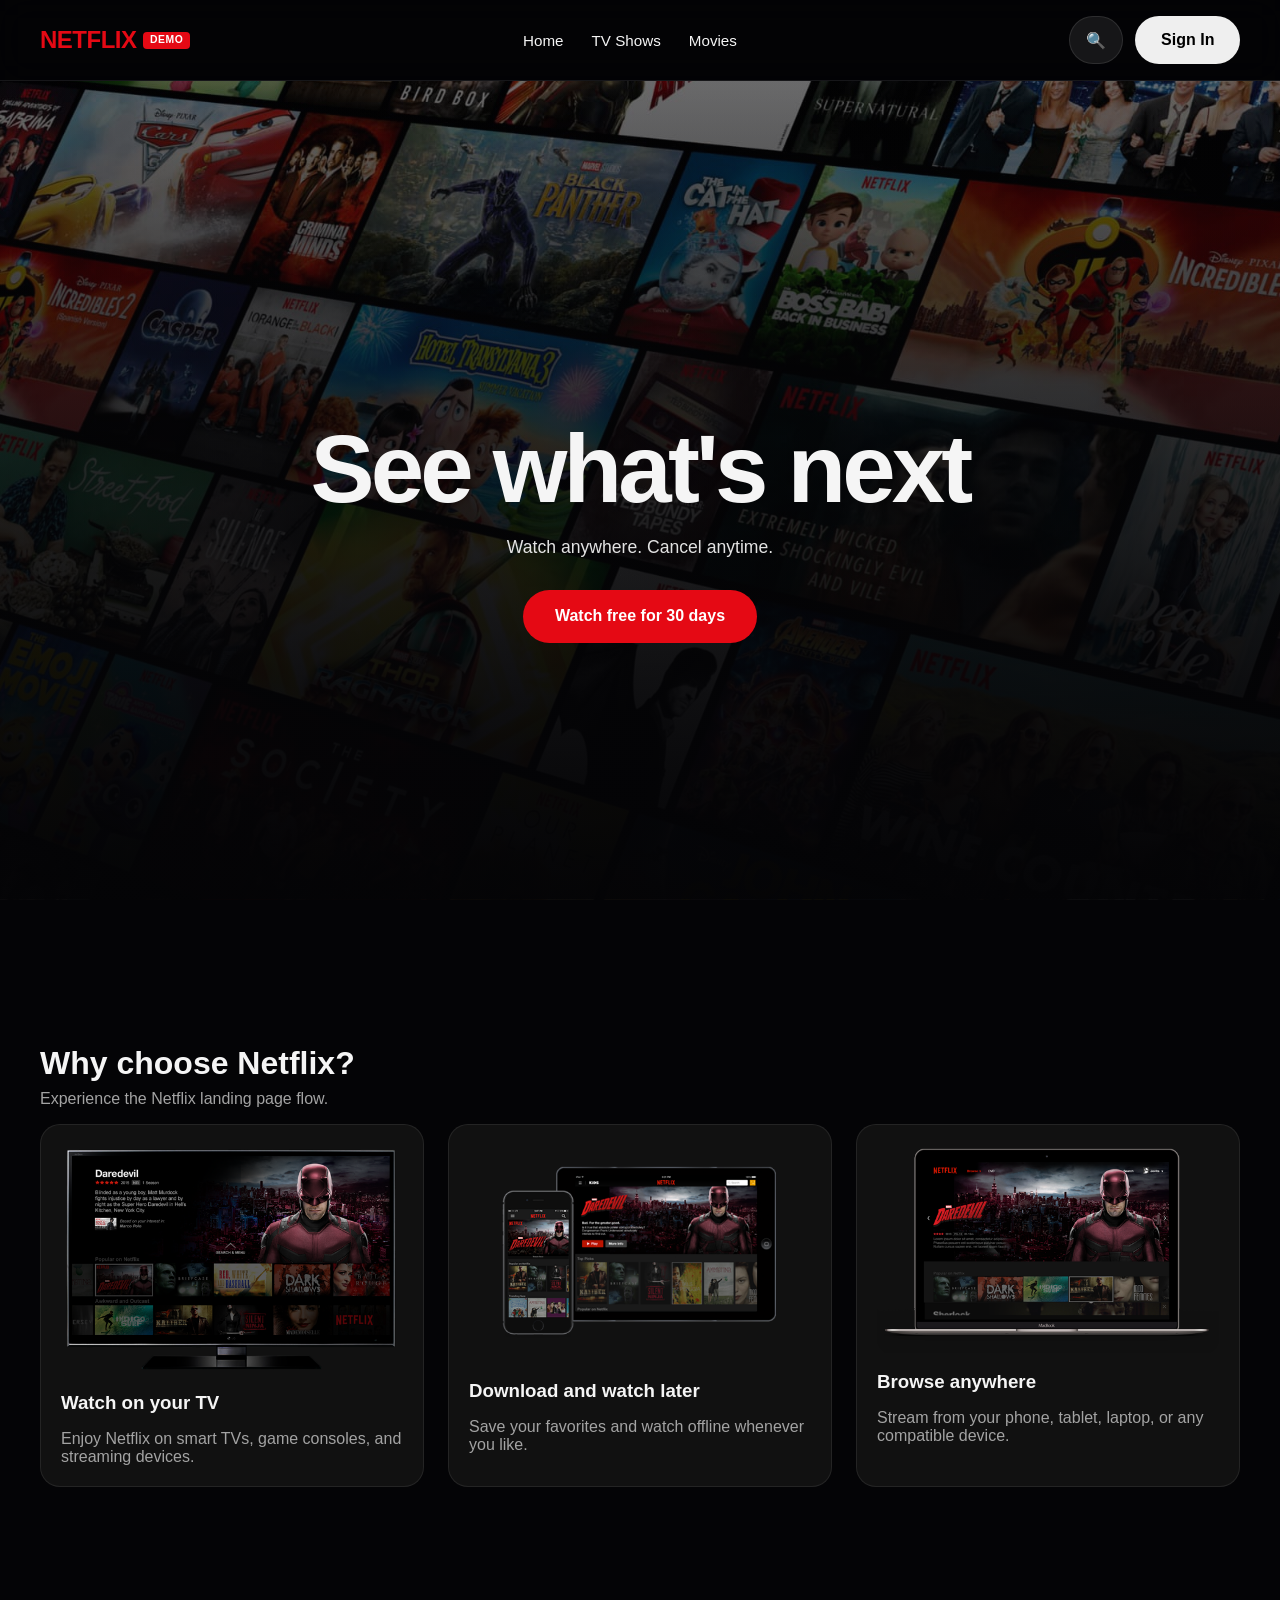
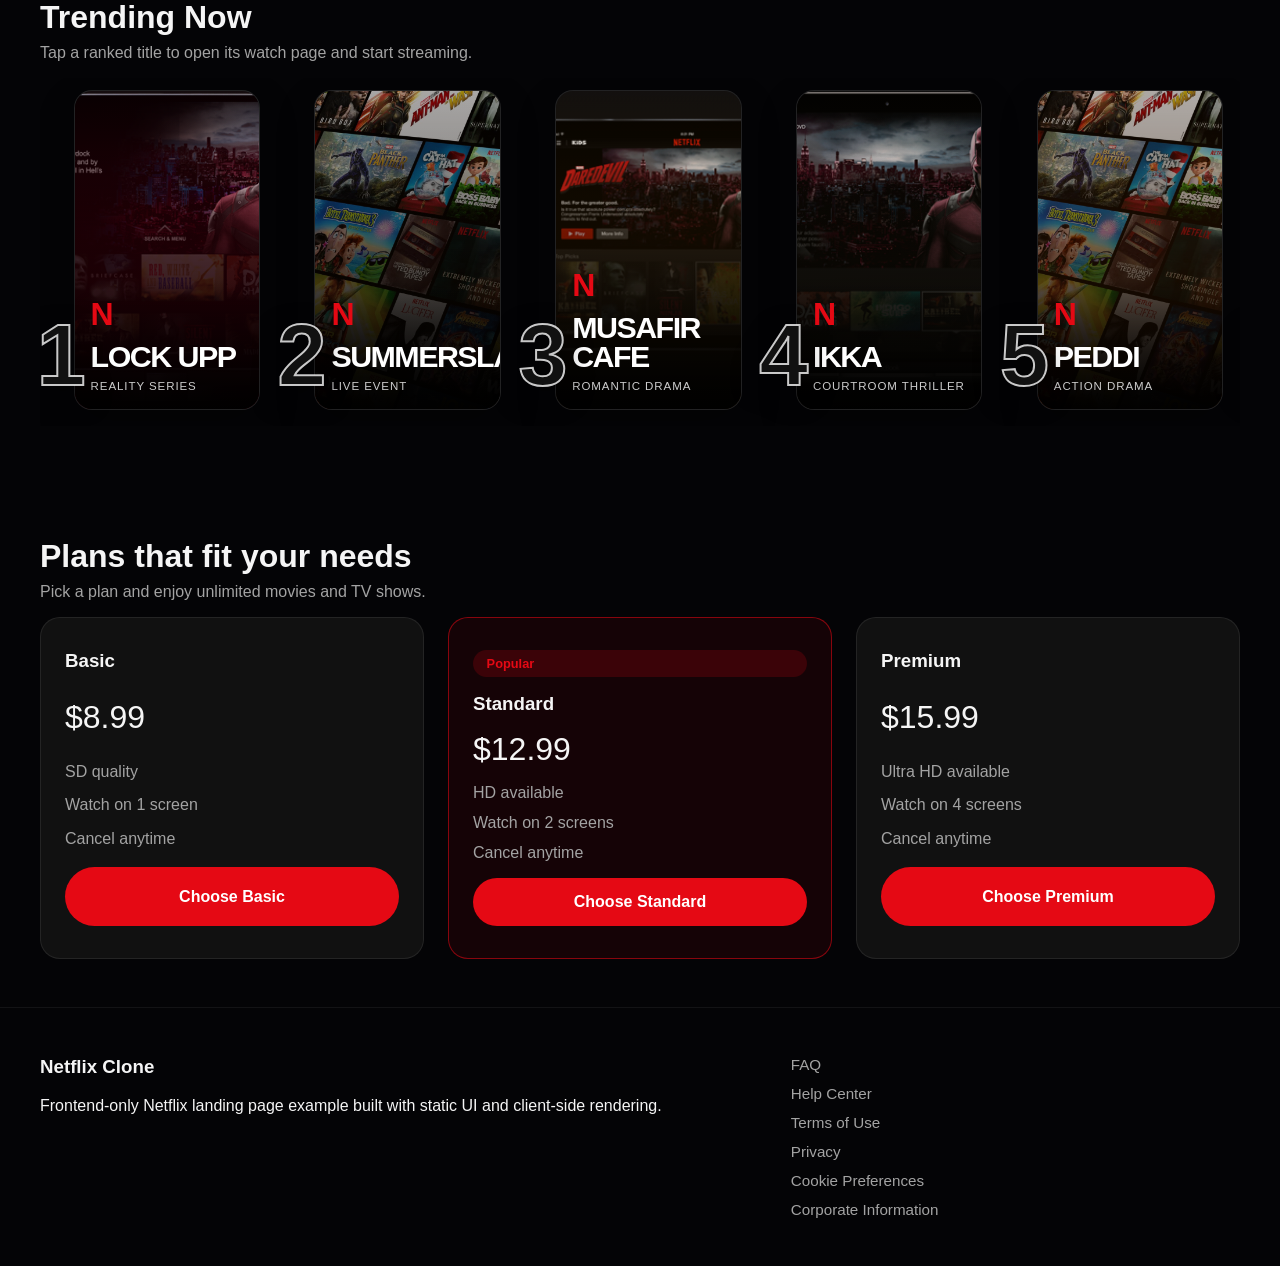
<file: index.html>
<!DOCTYPE html>
<html lang="en">
  <head>
    <meta charset="UTF-8" />
    <meta name="viewport" content="width=device-width, initial-scale=1.0" />
    <meta name="disclaimer" content="Educational frontend clone for student portfolio demonstration only. Not affiliated with Netflix." />
    <title>Netflix Clone</title>
    <link rel="stylesheet" href="css/style.css" />
  </head>
  <body>
    <!-- <div class="educational-disclaimer-banner">
      <span><strong>Educational Project Disclaimer:</strong> This website is an open-source frontend clone created solely for student portfolio purposes. It is NOT affiliated with or endorsed by Netflix, Inc.</span>
    </div> -->
    <header class="navbar">
      <div class="container navbar-inner">
        <a href="#" class="logo-text">
          NETFLIX <span class="logo-badge">DEMO</span>
        </a>
        <nav class="nav-links">
          <a href="#home">Home</a>
          <a href="#tv-shows">TV Shows</a>
          <a href="#movies">Movies</a>
          <a href="profile.html" id="profile-link" class="hidden">Profile</a>
        </nav>
        <div class="nav-actions">
          <button id="search-button" class="icon-button" aria-label="Search">🔍</button>
          <div class="search-wrapper hidden" id="search-wrapper">
            <input id="search-input" class="search-input" type="search" placeholder="Search titles..." aria-label="Search titles" />
          </div>
          <button id="signin-button" class="btn btn-signin">Sign In</button>
        </div>
      </div>
    </header>

    <main>
      <section class="hero" id="home">
        <div class="hero-overlay"></div>
        <div class="container hero-content">
          <h1>See what's next</h1>
          <p>Watch anywhere. Cancel anytime.</p>
          <a href="#tv-shows" class="btn btn-primary hero-cta">Watch free for 30 days</a>
        </div>
      </section>

      <section class="feature-section">
        <div class="container section-header">
          <h2>Why choose Netflix?</h2>
          <p>Experience the Netflix landing page flow.</p>
        </div>
        <div class="container feature-grid">
          <article class="feature-card">
            <img src="img/tab-content-2-1.png" alt="Watch on TV" />
            <h3>Watch on your TV</h3>
            <p>Enjoy Netflix on smart TVs, game consoles, and streaming devices.</p>
          </article>
          <article class="feature-card">
            <img src="img/tab-content-2-2.png" alt="Download and watch later" />
            <h3>Download and watch later</h3>
            <p>Save your favorites and watch offline whenever you like.</p>
          </article>
          <article class="feature-card">
            <img src="img/tab-content-2-3.png" alt="Browse anywhere" />
            <h3>Browse anywhere</h3>
            <p>Stream from your phone, tablet, laptop, or any compatible device.</p>
          </article>
        </div>
      </section>

      <section class="trending-section" id="tv-shows">
        <div class="container section-header">
          <h2>Trending Now</h2>
          <p>Tap a ranked title to open its watch page and start streaming.</p>
        </div>
        <div class="container cards-grid" id="trending-cards"></div>
      </section>

      <section class="pricing-section" id="movies">
        <div class="container section-header">
          <h2>Plans that fit your needs</h2>
          <p>Pick a plan and enjoy unlimited movies and TV shows.</p>
        </div>
        <div class="container pricing-grid">
          <article class="pricing-card">
            <h3>Basic</h3>
            <p class="price">$8.99</p>
            <ul>
              <li>SD quality</li>
              <li>Watch on 1 screen</li>
              <li>Cancel anytime</li>
            </ul>
            <a href="#" class="btn btn-primary">Choose Basic</a>
          </article>
          <article class="pricing-card featured">
            <span class="badge">Popular</span>
            <h3>Standard</h3>
            <p class="price">$12.99</p>
            <ul>
              <li>HD available</li>
              <li>Watch on 2 screens</li>
              <li>Cancel anytime</li>
            </ul>
            <a href="#" class="btn btn-primary">Choose Standard</a>
          </article>
          <article class="pricing-card">
            <h3>Premium</h3>
            <p class="price">$15.99</p>
            <ul>
              <li>Ultra HD available</li>
              <li>Watch on 4 screens</li>
              <li>Cancel anytime</li>
            </ul>
            <a href="#" class="btn btn-primary">Choose Premium</a>
          </article>
        </div>
      </section>

    </main>

    <footer class="footer">
      <div class="container footer-grid">
        <div>
          <h3>Netflix Clone</h3>
          <p>Frontend-only Netflix landing page example built with static UI and client-side rendering.</p>
        </div>
        <nav class="footer-links">
          <a href="#">FAQ</a>
          <a href="#">Help Center</a>
          <a href="#">Terms of Use</a>
          <a href="#">Privacy</a>
          <a href="#">Cookie Preferences</a>
          <a href="#">Corporate Information</a>
        </nav>
      </div>
    </footer>

    <div class="modal hidden" id="signin-modal">
      <div class="modal-card">
        <button class="modal-close" id="close-modal" aria-label="Close modal">×</button>
        <h2>Demo Guest Login</h2>
        <div class="demo-disclaimer-text">
          ⚠️ <strong>Portfolio Demo:</strong> This is a student frontend project. No real passwords or credentials are collected or required.
        </div>
        <form id="signin-form">
          <button type="submit" class="btn btn-primary" style="width: 100%;">Enter Demo Profile</button>
          <p class="signin-status" id="signin-status"></p>
        </form>
      </div>
    </div>

    <script src="js/main.js" defer></script>
  </body>
</html>
</file>
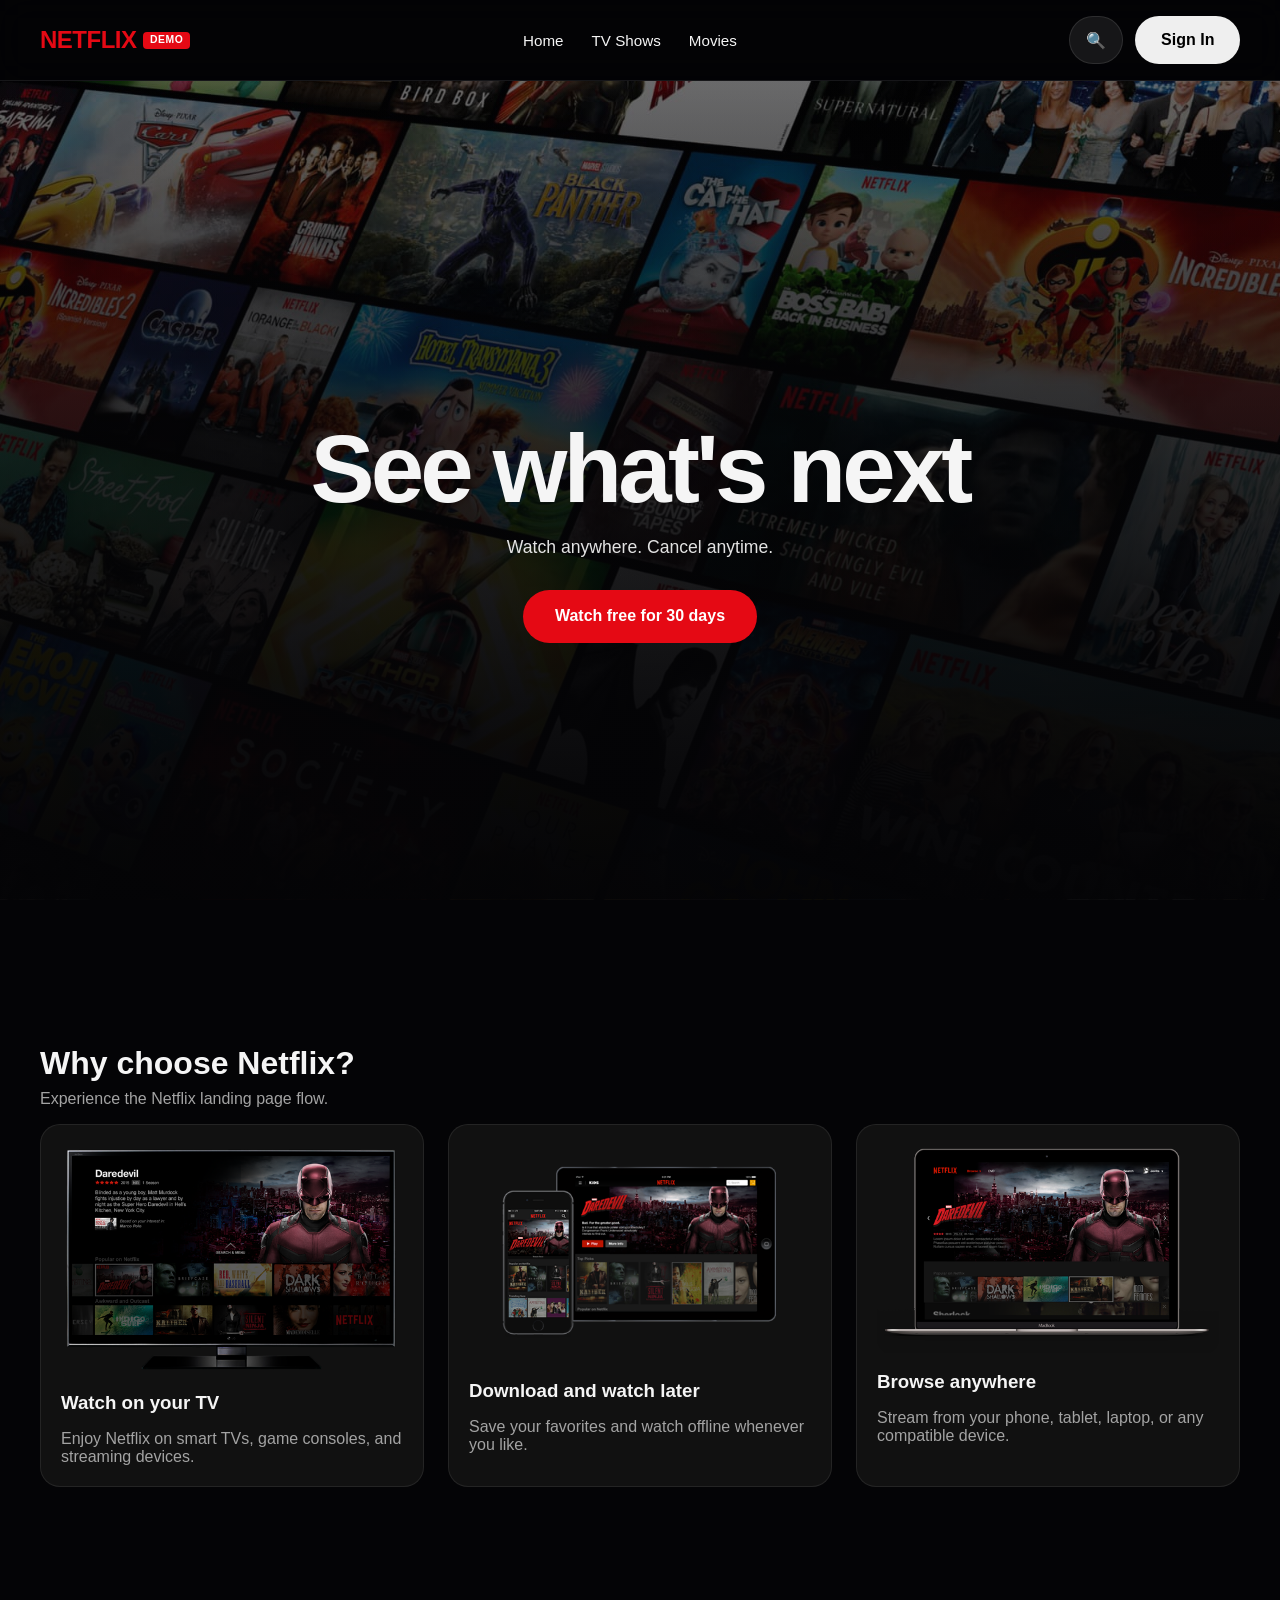
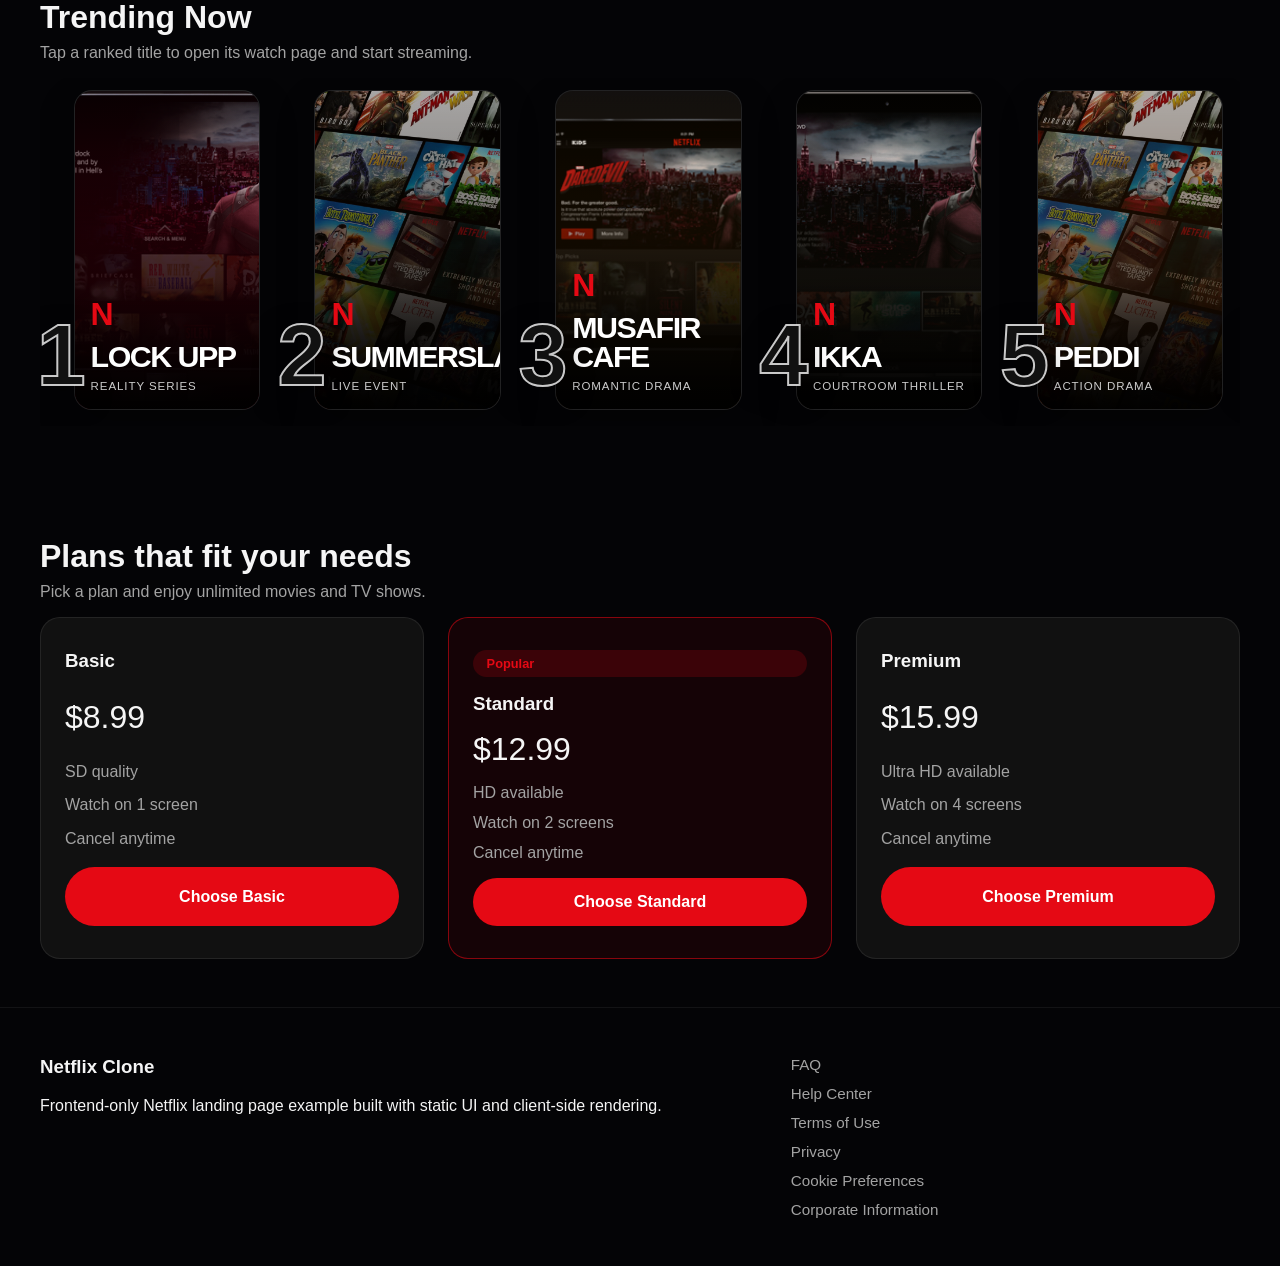
<file: profile.html>
<!DOCTYPE html>
<html lang="en">
  <head>
    <meta charset="UTF-8" />
    <meta name="viewport" content="width=device-width, initial-scale=1.0" />
    <meta name="disclaimer" content="Educational frontend clone for student portfolio demonstration only. Not affiliated with Netflix." />
    <title>Netflix Profile (Educational Portfolio Demo)</title>
    <link rel="stylesheet" href="css/style.css" />
  </head>
  <body>
    <div class="educational-disclaimer-banner">
      <span><strong>Educational Project Disclaimer:</strong> This website is an open-source frontend clone created solely for student portfolio purposes. It is NOT affiliated with or endorsed by Netflix, Inc.</span>
    </div>
    <header class="navbar">
      <div class="container navbar-inner">
        <a href="index.html" class="logo-text">
          NETFLIX <span class="logo-badge">DEMO</span>
        </a>
        <nav class="nav-links">
          <a href="index.html">Home</a>
          <a href="index.html#tv-shows">TV Shows</a>
          <a href="index.html#movies">Movies</a>
          <a href="profile.html" id="profile-link" class="hidden">Profile</a>
        </nav>
        <div class="nav-actions">
          <button id="signin-button" class="btn btn-signin">Sign In</button>
        </div>
      </div>
    </header>

    <main class="subpage-main">
      <section class="page-hero profile-hero">
        <div class="container page-hero-content">
          <p class="page-kicker">Account Space</p>
          <h1>Profile & My List</h1>
          <p>Manage your saved titles, switch viewers, and update playback preferences in one place.</p>
        </div>
      </section>

      <section class="mylist-section">
        <div class="container section-header">
          <h2>My List</h2>
          <p>Keep your next binge, downloads, and favorites ready to resume.</p>
        </div>
        <div class="container mylist-grid" id="mylist-grid"></div>
      </section>

      <section class="profile-section">
        <div class="container section-header">
          <h2>Profile & Settings</h2>
          <p>Manage profiles, language, playback, and subtitles quickly.</p>
        </div>
        <div class="container profile-grid">
          <div class="profiles-panel">
            <div class="profiles-header">
              <h3>Profiles</h3>
              <button class="btn btn-secondary" type="button">Add Profile</button>
            </div>
            <p id="profile-action-note" class="profile-note">Click a profile avatar to show settings.</p>
            <div class="profile-icons" id="profile-icons">
              <button class="profile-avatar yellow selected" data-profile="Aisha" type="button"><span>A</span></button>
              <button class="profile-avatar red" data-profile="Rahul" type="button"><span>R</span></button>
              <button class="profile-avatar blue" data-profile="Kids" type="button"><span>K</span></button>
              <button class="profile-avatar green" data-profile="Guest" type="button"><span>G</span></button>
            </div>
          </div>
          <div class="settings-panel" id="settings-panel">
            <div class="settings-summary">
              <p class="settings-kicker">Active Profile</p>
              <h3 id="active-profile-name">Aisha</h3>
              <p class="settings-copy">Personalized recommendations, autoplay previews, and subtitle choices update here.</p>
            </div>
            <div class="settings-row">
              <label>Language</label>
              <select>
                <option>English</option>
                <option>Spanish</option>
                <option>French</option>
              </select>
            </div>
            <div class="settings-row">
              <label>Playback Settings</label>
              <div class="toggle-switch">
                <span>Auto</span>
                <input type="checkbox" checked />
              </div>
            </div>
            <div class="settings-row">
              <label>Subtitles</label>
              <div class="toggle-switch">
                <span>On</span>
                <input type="checkbox" checked />
              </div>
            </div>
          </div>
        </div>
      </section>
    </main>

    <footer class="footer">
      <div class="container footer-grid">
        <div>
          <h3>Netflix Clone</h3>
          <p>Frontend-only Netflix landing page example built with static UI and client-side rendering.</p>
        </div>
        <nav class="footer-links">
          <a href="#">FAQ</a>
          <a href="#">Help Center</a>
          <a href="#">Terms of Use</a>
          <a href="#">Privacy</a>
          <a href="#">Cookie Preferences</a>
          <a href="#">Corporate Information</a>
        </nav>
      </div>
    </footer>

    <div class="modal hidden" id="signin-modal">
      <div class="modal-card">
        <button class="modal-close" id="close-modal" aria-label="Close modal">×</button>
        <h2>Demo Guest Login</h2>
        <div class="demo-disclaimer-text">
          ⚠️ <strong>Portfolio Demo:</strong> This is a student frontend project. No real passwords or credentials are collected or required.
        </div>
        <form id="signin-form">
          <button type="submit" class="btn btn-primary" style="width: 100%;">Enter Demo Profile</button>
          <p class="signin-status" id="signin-status"></p>
        </form>
      </div>
    </div>

    <script src="js/main.js" defer></script>
  </body>
</html>
</file>
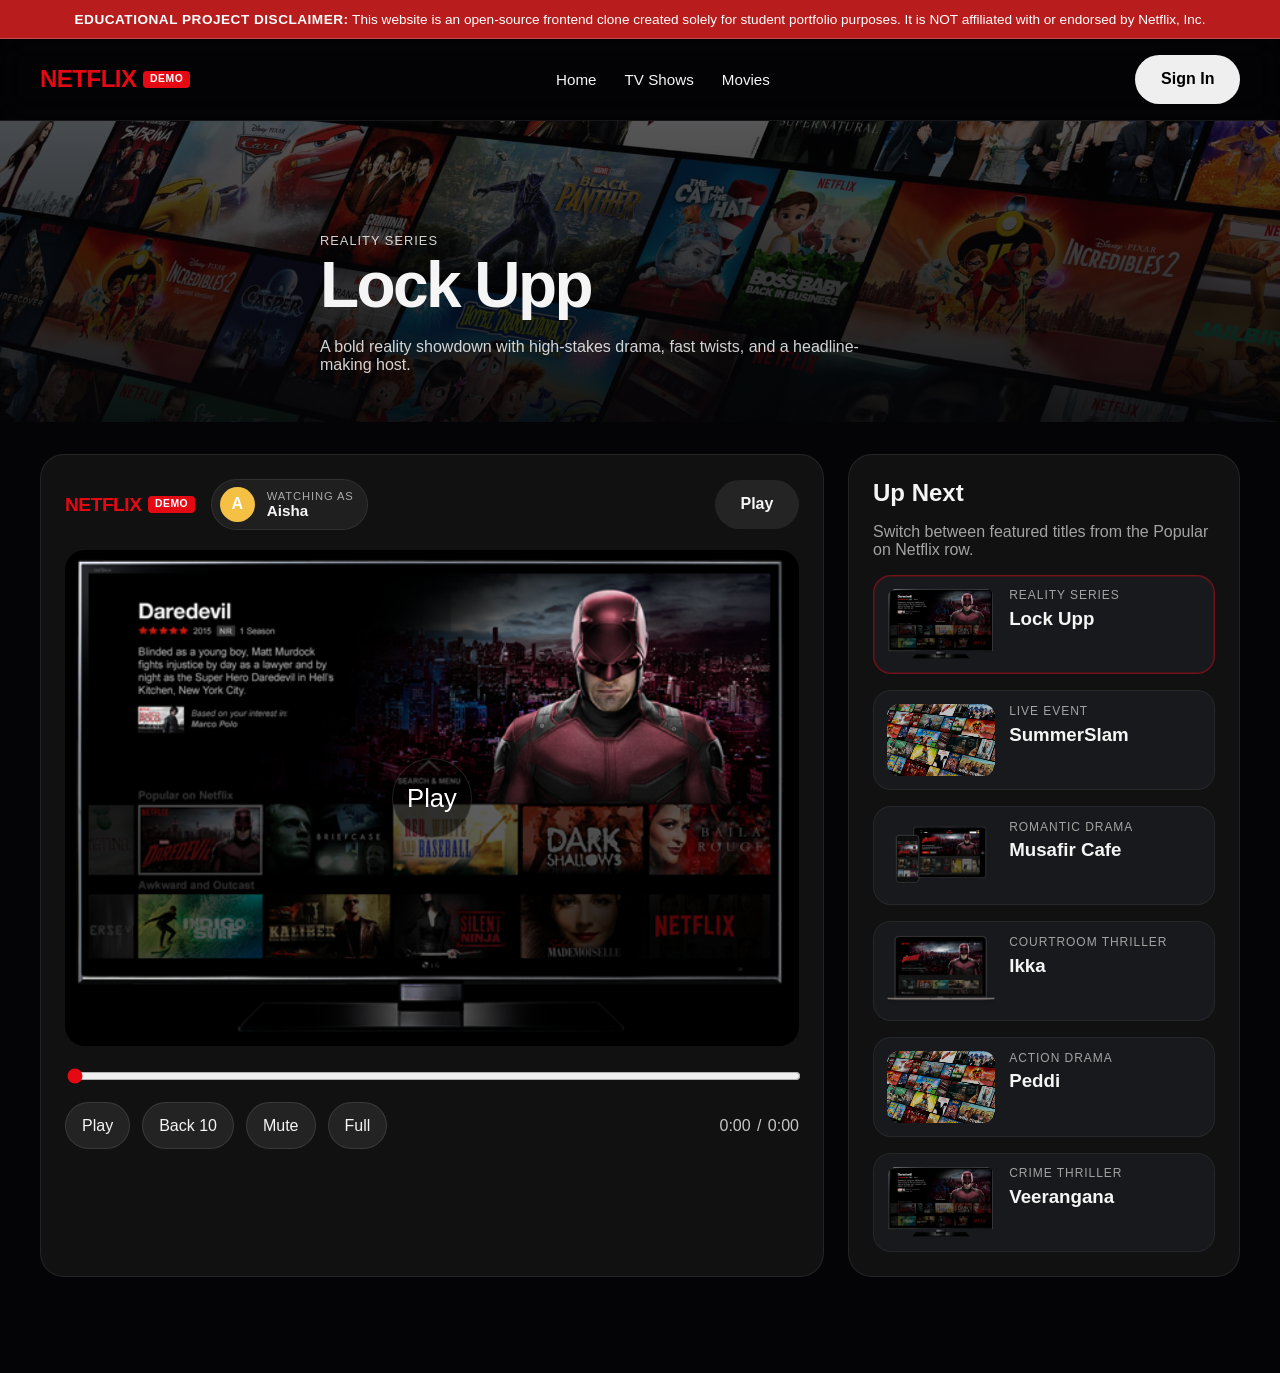
<file: watch.html>
<!DOCTYPE html>
<html lang="en">
  <head>
    <meta charset="UTF-8" />
    <meta name="viewport" content="width=device-width, initial-scale=1.0" />
    <meta name="disclaimer" content="Educational frontend clone for student portfolio demonstration only. Not affiliated with Netflix." />
    <title>Netflix Watch (Educational Portfolio Demo)</title>
    <link rel="stylesheet" href="css/style.css" />
  </head>
  <body>
    <div class="educational-disclaimer-banner">
      <span><strong>Educational Project Disclaimer:</strong> This website is an open-source frontend clone created solely for student portfolio purposes. It is NOT affiliated with or endorsed by Netflix, Inc.</span>
    </div>
    <header class="navbar">
      <div class="container navbar-inner">
        <a href="index.html" class="logo-text">
          NETFLIX <span class="logo-badge">DEMO</span>
        </a>
        <nav class="nav-links">
          <a href="index.html">Home</a>
          <a href="index.html#tv-shows">TV Shows</a>
          <a href="index.html#movies">Movies</a>
          <a href="profile.html" id="profile-link" class="hidden">Profile</a>
        </nav>
        <div class="nav-actions">
          <button id="signin-button" class="btn btn-signin">Sign In</button>
        </div>
      </div>
    </header>

    <main class="subpage-main">
      <section class="page-hero watch-hero">
        <div class="container page-hero-content">
          <p class="page-kicker" id="watch-category">Featured Title</p>
          <h1 id="watch-title">Now Streaming</h1>
          <p id="watch-description">Open a title from Popular on Netflix to watch it here with full player controls.</p>
        </div>
      </section>

      <section class="watch-section">
        <div class="container watch-layout">
          <article class="watch-player-card">
            <div class="watch-player-top">
              <div class="watch-branding">
                <span class="logo-text" style="font-size: 1.2rem;">NETFLIX <span class="logo-badge">DEMO</span></span>
                <div class="watch-profile-chip">
                  <span id="watch-profile-avatar" class="watch-profile-avatar yellow">A</span>
                  <div class="watch-profile-copy">
                    <p>Watching as</p>
                    <strong id="watch-profile-name">Aisha</strong>
                  </div>
                </div>
              </div>
              <button id="hero-play-button" class="btn btn-secondary" type="button">Play</button>
            </div>

            <div class="watch-stage">
              <video
                id="featured-video"
                class="featured-video"
                preload="metadata"
                playsinline
                poster="img/background.jpg"
              >
                <source src="https://interactive-examples.mdn.mozilla.net/media/cc0-videos/flower.mp4" type="video/mp4" />
              </video>
              <button id="video-overlay-button" class="video-overlay-button" type="button" aria-label="Play video">Play</button>
            </div>

            <div class="watch-controls">
              <input id="video-progress" class="video-progress" type="range" min="0" max="100" value="0" aria-label="Video progress" />
              <div class="watch-controls-row">
                <div class="watch-actions">
                  <button id="play-toggle" class="icon-button control-pill" type="button" aria-label="Play or pause">Play</button>
                  <button id="rewind-button" class="icon-button control-pill" type="button" aria-label="Rewind 10 seconds">Back 10</button>
                  <button id="mute-button" class="icon-button control-pill" type="button" aria-label="Mute or unmute">Mute</button>
                  <button id="fullscreen-button" class="icon-button control-pill" type="button" aria-label="Open fullscreen">Full</button>
                </div>
                <div class="watch-time">
                  <span id="current-time">0:00</span>
                  <span>/</span>
                  <span id="duration-time">0:00</span>
                </div>
              </div>
            </div>
          </article>

          <aside class="watch-side-panel">
            <h2>Up Next</h2>
            <p>Switch between featured titles from the Popular on Netflix row.</p>
            <div class="watch-list" id="watch-list"></div>
          </aside>
        </div>
      </section>
    </main>

    <div class="modal hidden" id="signin-modal">
      <div class="modal-card">
        <button class="modal-close" id="close-modal" aria-label="Close modal">×</button>
        <h2>Demo Guest Login</h2>
        <div class="demo-disclaimer-text">
          ⚠️ <strong>Portfolio Demo:</strong> This is a student frontend project. No real passwords or credentials are collected or required.
        </div>
        <form id="signin-form">
          <button type="submit" class="btn btn-primary" style="width: 100%;">Enter Demo Profile</button>
          <p class="signin-status" id="signin-status"></p>
        </form>
      </div>
    </div>

    <script src="js/main.js" defer></script>
  </body>
</html>
</file>
<file: css/style.css>
:root {
  --bg: #040406;
  --surface: #111;
  --surface-soft: #18191d;
  --text: #f5f5f5;
  --muted: #a3a3a3;
  --red: #e50914;
  --border: rgba(255, 255, 255, 0.08);
}

* {
  box-sizing: border-box;
}

html,
body {
  margin: 0;
  padding: 0;
  min-height: 100%;
  background: var(--bg);
  color: var(--text);
  font-family: "Inter", "Arial", sans-serif;
}

a {
  color: inherit;
  text-decoration: none;
}

body {
  overflow-x: hidden;
}

.educational-disclaimer-banner {
  background: #b91c1c;
  color: #ffffff;
  text-align: center;
  padding: 0.6rem 1rem;
  font-size: 0.85rem;
  font-weight: 500;
  line-height: 1.4;
  border-bottom: 1px solid rgba(255, 255, 255, 0.2);
}

.educational-disclaimer-banner strong {
  font-weight: 700;
  text-transform: uppercase;
  letter-spacing: 0.5px;
}

.demo-disclaimer-text {
  background: rgba(229, 9, 20, 0.15);
  border: 1px solid rgba(229, 9, 20, 0.4);
  color: #e2e8f0;
  padding: 0.75rem;
  border-radius: 6px;
  font-size: 0.9rem;
  margin-bottom: 1rem;
}

button,
input {
  font: inherit;
}

.container {
  width: min(1200px, calc(100% - 2rem));
  margin: 0 auto;
}

.navbar {
  position: sticky;
  top: 0;
  z-index: 20;
  background: rgba(4, 4, 6, 0.35);
  backdrop-filter: blur(16px);
  border-bottom: 1px solid rgba(255, 255, 255, 0.08);
}

.navbar-inner {
  display: flex;
  align-items: center;
  justify-content: space-between;
  gap: 1rem;
  padding: 1rem 0;
}

.logo img {
  height: 45px;
}

.logo-text {
  font-size: 1.5rem;
  font-weight: 900;
  color: var(--red);
  letter-spacing: -0.5px;
  text-transform: uppercase;
  display: inline-flex;
  align-items: center;
  gap: 0.4rem;
  line-height: 1;
}

.logo-badge {
  font-size: 0.65rem;
  background: var(--red);
  color: #ffffff;
  padding: 0.2rem 0.45rem;
  border-radius: 4px;
  font-weight: 700;
  letter-spacing: 0.5px;
  vertical-align: middle;
}

.nav-links {
  display: flex;
  gap: 1.75rem;
  flex-wrap: wrap;
}

.nav-links a {
  color: var(--text);
  font-size: 0.95rem;
  transition: color 0.2s ease;
}

.nav-links a:hover {
  color: var(--red);
}

.nav-actions {
  display: flex;
  align-items: center;
  gap: 0.75rem;
}

.search-wrapper {
  position: relative;
}

.search-input {
  width: 220px;
  padding: 0.75rem 1rem;
  border-radius: 999px;
  border: 1px solid rgba(255, 255, 255, 0.15);
  background: rgba(255, 255, 255, 0.06);
  color: var(--text);
  outline: none;
}

.search-input::placeholder {
  color: rgba(255, 255, 255, 0.6);
}

.hidden {
  display: none !important;
}

.icon-button {
  background: rgba(255, 255, 255, 0.08);
  border: 1px solid rgba(255, 255, 255, 0.1);
  color: var(--text);
  padding: 0.85rem 1rem;
  border-radius: 999px;
  cursor: pointer;
}

.btn {
  display: inline-flex;
  align-items: center;
  justify-content: center;
  border: none;
  border-radius: 999px;
  padding: 0.95rem 1.6rem;
  cursor: pointer;
  font-weight: 600;
}

.btn-primary {
  background: var(--red);
  color: #fff;
}

.btn-secondary {
  background: rgba(255, 255, 255, 0.08);
  color: var(--text);
}

.hero {
  position: relative;
  min-height: 100vh;
  background: linear-gradient(to bottom, rgba(4, 4, 6, 0.2), rgba(4, 4, 6, 0.95)),
    url("../img/background.jpg") center/cover no-repeat;
  background-attachment: fixed;
  display: flex;
  align-items: center;
}

.hero-overlay {
  position: absolute;
  inset: 0;
  background: linear-gradient(180deg, rgba(4, 4, 6, 0.26), rgba(4, 4, 6, 0.96));
}

.hero-content {
  position: relative;
  z-index: 1;
  max-width: 820px;
  margin: 0 auto;
  padding: 6rem 0;
  text-align: center;
}

.hero h1 {
  font-size: clamp(3rem, 8vw, 6rem);
  line-height: 1.02;
  margin: 0 0 1.2rem;
  letter-spacing: -0.04em;
}

.hero p {
  font-size: 1.1rem;
  color: var(--text);
  margin: 0 auto 2rem;
  opacity: 0.92;
  max-width: 34rem;
}

.hero-cta {
  display: inline-flex;
  padding: 1.1rem 2rem;
  font-size: 1rem;
}

.subpage-main {
  padding-bottom: 3rem;
}

.page-hero {
  position: relative;
  padding: 7rem 0 3rem;
  background:
    linear-gradient(180deg, rgba(4, 4, 6, 0.56), rgba(4, 4, 6, 0.9)),
    url("../img/background.jpg") center 20%/cover no-repeat;
}

.page-hero-content {
  max-width: 640px;
}

.page-kicker {
  margin: 0 0 0.75rem;
  color: rgba(255, 255, 255, 0.72);
  font-size: 0.8rem;
  letter-spacing: 0.08em;
  text-transform: uppercase;
}

.page-hero h1 {
  margin: 0 0 1rem;
  font-size: clamp(2.8rem, 5vw, 4.4rem);
  letter-spacing: -0.04em;
}

.page-hero p {
  margin: 0;
  color: rgba(255, 255, 255, 0.82);
  max-width: 36rem;
}

.section-header {
  padding: 4rem 0 1rem;
}

.section-header h2 {
  font-size: 2rem;
  margin: 0 0 0.5rem;
}

.section-header p {
  color: var(--muted);
  margin: 0;
}

.feature-section,
.trending-section,
.pricing-section {
  padding-bottom: 3rem;
}

.feature-grid {
  display: grid;
  grid-template-columns: repeat(3, minmax(0, 1fr));
  gap: 1.5rem;
}

.feature-card {
  background: var(--surface);
  border: 1px solid var(--border);
  border-radius: 20px;
  padding: 1.25rem;
  display: flex;
  flex-direction: column;
  gap: 1rem;
}

.feature-card img {
  width: 100%;
  border-radius: 16px;
  object-fit: cover;
}

.feature-card h3 {
  margin: 0;
}

.feature-card p {
  color: var(--muted);
  margin: 0;
}

.cards-grid {
  display: grid;
  grid-auto-flow: column;
  grid-auto-columns: 220px;
  gap: 1.3rem;
  overflow-x: auto;
  padding: 0.75rem 0 1rem;
  scrollbar-width: none;
}

.cards-grid::-webkit-scrollbar {
  display: none;
}

.card {
  position: relative;
  min-height: 320px;
  transition: transform 0.25s ease;
}

.card:hover {
  transform: translateY(-6px);
}

.card-link {
  display: block;
}

.card-rank {
  position: absolute;
  left: -0.2rem;
  bottom: 1rem;
  z-index: 2;
  font-size: 5.5rem;
  line-height: 0.9;
  font-weight: 900;
  color: #111;
  -webkit-text-stroke: 2px rgba(255, 255, 255, 0.78);
  text-shadow: 0 10px 28px rgba(0, 0, 0, 0.6);
}

.card-poster-shell {
  position: relative;
  margin-left: 2.1rem;
  min-height: 320px;
  overflow: hidden;
  border-radius: 18px;
  background: #0f0f10;
  border: 1px solid var(--border);
  box-shadow: 0 16px 36px rgba(0, 0, 0, 0.28);
}

.card-media {
  position: absolute;
  inset: 0;
  width: 100%;
  height: 100%;
  background-position: center;
  background-size: cover;
  transform: scale(1.03);
}

.card-media::after {
  content: "";
  position: absolute;
  inset: 0;
  background:
    linear-gradient(180deg, rgba(0, 0, 0, 0.05) 0%, rgba(0, 0, 0, 0.08) 28%, rgba(0, 0, 0, 0.82) 100%);
}

.card-banner {
  position: absolute;
  bottom: 0;
  left: 0;
  right: 0;
  z-index: 1;
  padding: 1rem 1rem 1.1rem;
  background: linear-gradient(180deg, transparent, rgba(0, 0, 0, 0.92));
}

.card-badge {
  margin: 0 0 0.55rem;
  color: var(--red);
  font-size: 2rem;
  font-weight: 800;
  letter-spacing: -0.08em;
}

.card-title {
  margin: 0;
  color: #fff;
  font-size: 1.9rem;
  line-height: 0.95;
  letter-spacing: -0.05em;
  text-transform: uppercase;
}

.card-meta {
  color: rgba(255, 255, 255, 0.8);
  font-size: 0.72rem;
  letter-spacing: 0.08em;
  text-transform: uppercase;
  margin: 0.55rem 0 0;
}

.pricing-grid {
  display: grid;
  grid-template-columns: repeat(3, minmax(0, 1fr));
  gap: 1.5rem;
}

.pricing-card {
  background: var(--surface);
  border: 1px solid var(--border);
  border-radius: 20px;
  padding: 2rem 1.5rem;
  display: grid;
  gap: 1rem;
}

.pricing-card.featured {
  border-color: rgba(229, 9, 20, 0.55);
  background: rgba(229, 9, 20, 0.08);
}

.pricing-card .badge {
  display: inline-flex;
  padding: 0.35rem 0.85rem;
  border-radius: 999px;
  background: rgba(229, 9, 20, 0.18);
  color: var(--red);
  font-size: 0.8rem;
  font-weight: 700;
}

.pricing-card h3 {
  margin: 0;
}

.price {
  font-size: 2rem;
  margin: 0;
}

.pricing-card ul {
  list-style: none;
  padding: 0;
  margin: 0;
  display: grid;
  gap: 0.75rem;
}

.pricing-card li {
  color: var(--muted);
}

.mylist-section,
.profile-section {
  padding-bottom: 3rem;
}

.mylist-grid,
.profile-grid {
  background: var(--surface);
  border: 1px solid var(--border);
  border-radius: 20px;
  padding: 1.5rem;
}

.player-badge {
  display: inline-flex;
  align-items: center;
  justify-content: center;
  width: 2.5rem;
  height: 2.5rem;
  background: var(--red);
  color: #fff;
  border-radius: 50%;
  font-weight: 700;
}

.watch-branding {
  display: flex;
  align-items: center;
  gap: 1rem;
}

.watch-logo {
  height: 40px;
  width: auto;
}

.watch-profile-chip {
  display: flex;
  align-items: center;
  gap: 0.75rem;
  padding: 0.45rem 0.85rem 0.45rem 0.45rem;
  border-radius: 999px;
  background: rgba(255, 255, 255, 0.06);
  border: 1px solid rgba(255, 255, 255, 0.08);
}

.watch-profile-avatar {
  display: inline-flex;
  align-items: center;
  justify-content: center;
  width: 2.2rem;
  height: 2.2rem;
  border-radius: 50%;
  color: #fff;
  font-weight: 700;
}

.watch-profile-avatar.yellow { background: #f4c145; }
.watch-profile-avatar.red { background: #e50914; }
.watch-profile-avatar.blue { background: #2d87f0; }
.watch-profile-avatar.green { background: #2eb935; }

.watch-profile-copy p,
.watch-profile-copy strong {
  margin: 0;
}

.watch-profile-copy p {
  color: rgba(255, 255, 255, 0.62);
  font-size: 0.7rem;
  letter-spacing: 0.08em;
  text-transform: uppercase;
}

.watch-profile-copy strong {
  display: block;
  font-size: 0.95rem;
}

.watch-section {
  padding: 2rem 0 3rem;
}

.watch-layout {
  display: grid;
  grid-template-columns: minmax(0, 1.8fr) minmax(280px, 0.9fr);
  gap: 1.5rem;
}

.watch-player-card,
.watch-side-panel {
  background: var(--surface);
  border: 1px solid var(--border);
  border-radius: 24px;
  padding: 1.5rem;
}

.watch-player-top,
.watch-controls-row {
  display: flex;
  align-items: center;
  justify-content: space-between;
  gap: 1rem;
}

.watch-stage {
  position: relative;
  margin: 1.25rem 0;
  border-radius: 20px;
  overflow: hidden;
  background: #000;
}

.featured-video {
  display: block;
  width: 100%;
  min-height: 280px;
  background: #000;
}

.video-overlay-button {
  position: absolute;
  inset: 50% auto auto 50%;
  transform: translate(-50%, -50%);
  width: 5rem;
  height: 5rem;
  border-radius: 50%;
  border: 1px solid rgba(255, 255, 255, 0.12);
  background: rgba(0, 0, 0, 0.5);
  color: #fff;
  font-size: 1.6rem;
  cursor: pointer;
}

.watch-controls {
  display: grid;
  gap: 1rem;
}

.video-progress {
  width: 100%;
  accent-color: var(--red);
}

.watch-actions {
  display: flex;
  gap: 0.75rem;
  flex-wrap: wrap;
}

.control-pill {
  min-width: 3.2rem;
}

.watch-time {
  display: inline-flex;
  gap: 0.4rem;
  color: rgba(255, 255, 255, 0.76);
}

.watch-side-panel h2,
.watch-list-item h3 {
  margin: 0;
}

.watch-side-panel p {
  color: var(--muted);
}

.watch-list {
  display: grid;
  gap: 1rem;
}

.watch-list-item {
  display: grid;
  grid-template-columns: 108px 1fr;
  gap: 0.9rem;
  padding: 0.8rem;
  border-radius: 18px;
  background: var(--surface-soft);
  border: 1px solid rgba(255, 255, 255, 0.06);
}

.watch-list-item.active {
  border-color: rgba(229, 9, 20, 0.45);
  box-shadow: inset 0 0 0 1px rgba(229, 9, 20, 0.2);
}

.watch-list-thumb {
  min-height: 72px;
  border-radius: 12px;
  background-position: center;
  background-size: cover;
}

.watch-list-category {
  margin: 0 0 0.35rem;
  color: rgba(255, 255, 255, 0.65);
  font-size: 0.75rem;
  letter-spacing: 0.08em;
  text-transform: uppercase;
}

.mylist-grid {
  display: grid;
  grid-template-columns: repeat(4, minmax(0, 1fr));
  gap: 1rem;
}

.mylist-item {
  position: relative;
  min-height: 140px;
  border-radius: 16px;
  overflow: hidden;
  background: rgba(255,255,255,0.04);
  border: 1px solid rgba(255,255,255,0.08);
  transition: transform 0.25s ease, border-color 0.25s ease;
}

.mylist-item:hover {
  transform: translateY(-4px);
  border-color: rgba(255, 255, 255, 0.18);
}

.mylist-media {
  position: absolute;
  inset: 0;
  background-position: center;
  background-size: cover;
}

.mylist-media::after {
  content: "";
  position: absolute;
  inset: 0;
  background: linear-gradient(180deg, rgba(0, 0, 0, 0.1), rgba(0, 0, 0, 0.88));
}

.mylist-banner {
  position: absolute;
  inset: auto 0 0 0;
  padding: 1rem;
  z-index: 1;
}

.mylist-title,
.mylist-detail {
  margin: 0;
}

.mylist-title {
  font-size: 1rem;
}

.mylist-detail {
  color: rgba(255, 255, 255, 0.74);
  font-size: 0.75rem;
  letter-spacing: 0.08em;
  text-transform: uppercase;
  margin-bottom: 0.35rem;
}

.profile-grid {
  display: grid;
  grid-template-columns: 1fr 1.1fr;
  gap: 1.5rem;
}

.profiles-panel,
.settings-panel {
  background: var(--surface-soft);
  border: 1px solid var(--border);
  border-radius: 20px;
  padding: 1.5rem;
}

.profiles-header {
  display: flex;
  justify-content: space-between;
  align-items: center;
  gap: 1rem;
  margin-bottom: 1rem;
}

.profile-icons {
  display: grid;
  grid-template-columns: repeat(4, minmax(0, 1fr));
  gap: 1rem;
}

.profile-avatar {
  border: none;
  width: 100%;
  padding-top: 100%;
  border-radius: 16px;
  position: relative;
  cursor: pointer;
  transition: transform 0.2s ease, border-color 0.2s ease;
}

.profile-avatar:hover {
  transform: translateY(-2px);
}

.profile-avatar::after {
  content: "";
  position: absolute;
  inset: 0;
  border-radius: 16px;
}

.profile-avatar span {
  position: absolute;
  inset: 0;
  display: grid;
  place-items: center;
  z-index: 1;
  font-size: 1.8rem;
  font-weight: 700;
  color: #fff;
}

.profile-avatar.selected {
  outline: 3px solid rgba(229, 9, 20, 0.8);
}

.profile-avatar.yellow::after { background: #f4c145; }
.profile-avatar.red::after { background: #e50914; }
.profile-avatar.blue::after { background: #2d87f0; }
.profile-avatar.green::after { background: #2eb935; }

.settings-row {
  display: grid;
  gap: 0.75rem;
  margin-bottom: 1.25rem;
}

.settings-row label {
  color: var(--muted);
}

.settings-row select,
.settings-row input[type="checkbox"] {
  background: rgba(255,255,255,0.05);
  color: var(--text);
  border: 1px solid rgba(255,255,255,0.12);
  border-radius: 14px;
  padding: 0.9rem 1rem;
  width: 100%;
  outline: none;
}

.toggle-switch {
  display: flex;
  align-items: center;
  justify-content: space-between;
  gap: 1rem;
}

.toggle-switch span {
  color: var(--text);
}

.profile-note {
  color: var(--muted);
  margin: 0 0 1rem;
}

.settings-summary {
  margin-bottom: 1.25rem;
}

.settings-kicker {
  margin: 0 0 0.35rem;
  color: rgba(255, 255, 255, 0.72);
  font-size: 0.75rem;
  letter-spacing: 0.08em;
  text-transform: uppercase;
}

.settings-summary h3 {
  margin: 0 0 0.35rem;
  font-size: 1.5rem;
}

.settings-copy {
  margin: 0;
  color: var(--muted);
}

.footer {
  border-top: 1px solid rgba(255, 255, 255, 0.06);
  padding: 3rem 0;
}

.footer-grid {
  display: grid;
  grid-template-columns: 1.6fr 1fr;
  gap: 2rem;
}

.footer h3 {
  margin-top: 0;
}

.footer-links {
  display: grid;
  gap: 0.75rem;
}

.footer-links a {
  color: var(--muted);
  font-size: 0.95rem;
}

.modal {
  position: fixed;
  inset: 0;
  display: grid;
  place-items: center;
  background: rgba(0, 0, 0, 0.7);
  padding: 1.5rem;
  z-index: 50;
}

.modal-card {
  width: min(440px, 100%);
  background: var(--surface);
  border-radius: 24px;
  border: 1px solid var(--border);
  padding: 2rem;
  position: relative;
}

.modal-close {
  position: absolute;
  top: 1rem;
  right: 1rem;
  border: none;
  background: transparent;
  color: var(--text);
  font-size: 1.75rem;
  cursor: pointer;
}

.modal-card h2 {
  margin-top: 0;
}

.modal-card p {
  color: var(--muted);
  margin-bottom: 1.5rem;
}

.modal-card form {
  display: grid;
  gap: 1rem;
}

.modal-card label {
  font-size: 0.9rem;
  color: var(--muted);
}

.modal-card input {
  width: 100%;
  padding: 0.95rem 1rem;
  border-radius: 14px;
  border: 1px solid rgba(255, 255, 255, 0.12);
  background: rgba(255, 255, 255, 0.05);
  color: var(--text);
}

.modal-card input:focus {
  outline: 2px solid rgba(229, 9, 20, 0.4);
}

.signin-status {
  color: var(--red);
  min-height: 1.2rem;
  margin: 0;
}

.empty-state {
  color: var(--muted);
  padding: 2rem;
  text-align: center;
  border: 1px dashed rgba(255, 255, 255, 0.1);
  border-radius: 16px;
}

@media (max-width: 1024px) {
  .feature-grid,
  .pricing-grid,
  .footer-grid {
    grid-template-columns: 1fr 1fr;
  }

  .watch-layout {
    grid-template-columns: 1fr;
  }

  .cards-grid {
    grid-auto-columns: 200px;
  }
}

@media (max-width: 760px) {
  .navbar-inner,
  .hero-buttons,
  .nav-actions {
    flex-direction: column;
    align-items: stretch;
  }

  .nav-links {
    justify-content: center;
  }

  .hero {
    min-height: 60vh;
  }

  .hero-content {
    padding: 3rem 0;
  }

  .cards-grid,
  .feature-grid,
  .pricing-grid,
  .footer-grid,
  .mylist-grid,
  .profile-grid {
    grid-template-columns: 1fr;
  }

  .cards-grid {
    grid-auto-columns: 170px;
  }

  .watch-player-top,
  .watch-controls-row,
  .watch-branding {
    flex-direction: column;
    align-items: stretch;
  }

  .watch-profile-chip {
    justify-content: center;
  }

  .card {
    min-height: 280px;
  }

  .card-poster-shell {
    min-height: 280px;
    margin-left: 1.8rem;
  }

  .card-rank {
    font-size: 4.2rem;
    left: -0.1rem;
  }

  .card-title {
    font-size: 1.45rem;
  }

  .search-input {
    width: 100%;
  }
}
</file>
